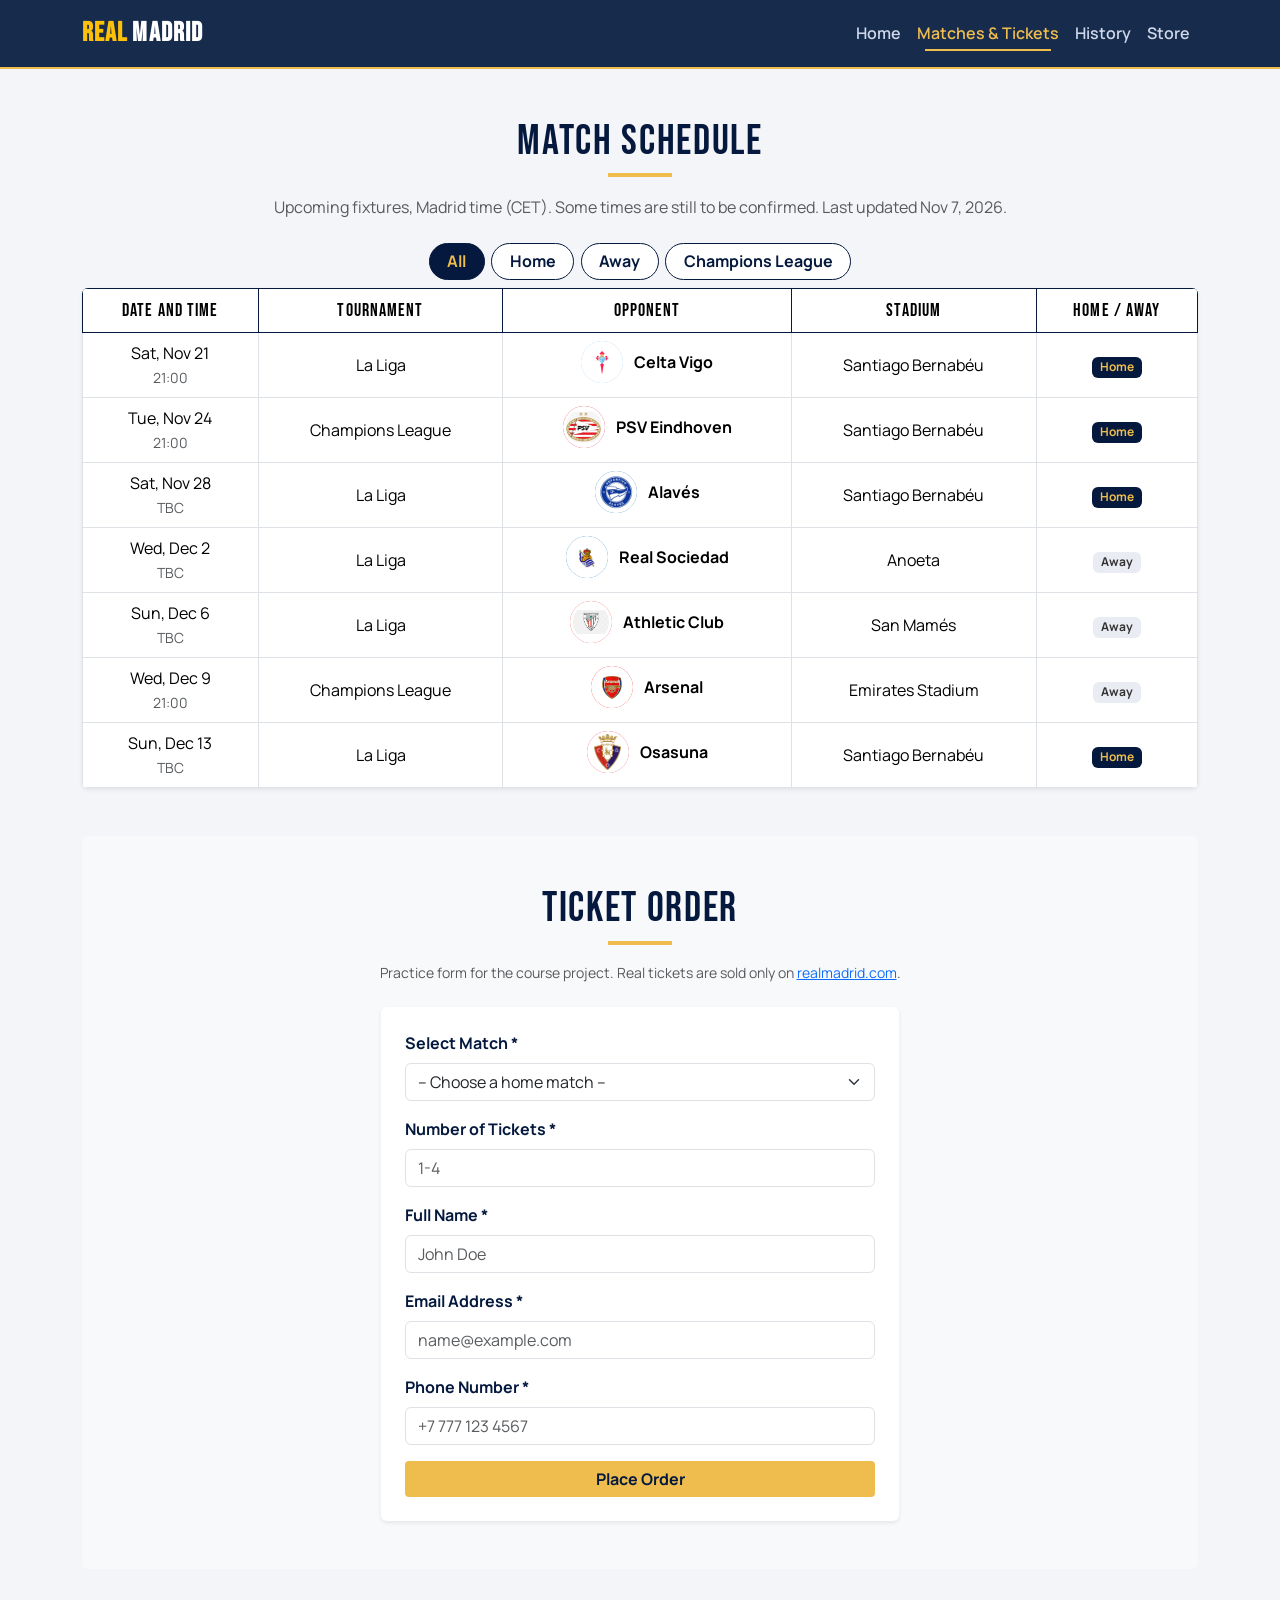
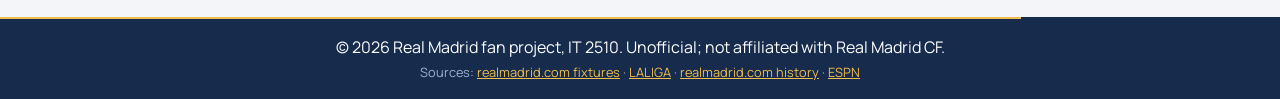
<file: matches.html>
<!DOCTYPE html>
<html lang="en">
<head>
    <meta charset="UTF-8">
    <meta name="viewport" content="width=device-width, initial-scale=1.0">
    <title>Matches & Tickets - Real Madrid</title>
    <link href="https://cdn.jsdelivr.net/npm/bootstrap@5.3.2/dist/css/bootstrap.min.css" rel="stylesheet">
    <link href="https://fonts.googleapis.com/css2?family=Bebas+Neue&family=Manrope:wght@400;600;800&display=swap" rel="stylesheet">
    <link rel="stylesheet" href="style.css">
    <link rel="stylesheet" href="theme.css">
</head>
<body>
    <nav class="navbar navbar-expand-lg navbar-dark rm-navbar sticky-top">
        <div class="container">
            <a class="navbar-brand fw-bold text-uppercase" href="index.html">
                <span class="text-warning">Real</span> Madrid
            </a>
            <button class="navbar-toggler" type="button" data-bs-toggle="collapse" data-bs-target="#navbarNav">
                <span class="navbar-toggler-icon"></span>
            </button>
            <div class="collapse navbar-collapse" id="navbarNav">
                <ul class="navbar-nav ms-auto">
                    <li class="nav-item"><a class="nav-link" href="index.html">Home</a></li>
                    <li class="nav-item"><a class="nav-link active" href="matches.html">Matches & Tickets</a></li>
                    <li class="nav-item"><a class="nav-link" href="history.html">History</a></li>
                    <li class="nav-item"><a class="nav-link" href="store.html">Store</a></li>
                </ul>
            </div>
        </div>
    </nav>

    <main class="content-wrapper container my-5">
        <h2 class="text-center mb-2 rm-title">Match Schedule</h2>
        <p class="text-center text-muted mb-4">Upcoming fixtures, Madrid time (CET). Some times are still to be confirmed. Last updated Nov 7, 2026.</p>
        <div class="text-center" id="matchFilters"><button class="filter-btn active" data-f="">All</button><button class="filter-btn" data-f="Home">Home</button><button class="filter-btn" data-f="Away">Away</button><button class="filter-btn" data-f="Champions League">Champions League</button></div>
        <div class="table-responsive shadow-sm rounded mb-5">
            <table class="table table-hover table-bordered align-middle text-center mb-0">
                <thead class="rm-table-header text-white">
                    <tr>
                        <th scope="col">Date and time</th>
                        <th scope="col">Tournament</th>
                        <th scope="col">Opponent</th>
                        <th scope="col">Stadium</th>
                        <th scope="col">Home / Away</th>
                    </tr>
                </thead>
                <tbody><tr><td>Sat, Nov 21<br><small class="text-muted">21:00</small></td><td>La Liga</td><td><span class="club"><span class="club-logo"><span style="background:#8ac3ee;color:#04193d">CEL</span><img src="images/clubs/celta.png" alt="" loading="lazy" onerror="if(!this.dataset.t){this.dataset.t=1;this.src=this.src.replace('.png','.svg')}else{this.remove()}"></span>Celta Vigo</span></td><td>Santiago Bernabéu</td><td><span class="badge badge-home">Home</span></td></tr><tr><td>Tue, Nov 24<br><small class="text-muted">21:00</small></td><td>Champions League</td><td><span class="club"><span class="club-logo"><span style="background:#e2001a;color:#fff">PSV</span><img src="images/clubs/psv.png" alt="" loading="lazy" onerror="if(!this.dataset.t){this.dataset.t=1;this.src=this.src.replace('.png','.svg')}else{this.remove()}"></span>PSV Eindhoven</span></td><td>Santiago Bernabéu</td><td><span class="badge badge-home">Home</span></td></tr><tr><td>Sat, Nov 28<br><small class="text-muted">TBC</small></td><td>La Liga</td><td><span class="club"><span class="club-logo"><span style="background:#0761af;color:#fff">ALA</span><img src="images/clubs/alaves.png" alt="" loading="lazy" onerror="if(!this.dataset.t){this.dataset.t=1;this.src=this.src.replace('.png','.svg')}else{this.remove()}"></span>Alavés</span></td><td>Santiago Bernabéu</td><td><span class="badge badge-home">Home</span></td></tr><tr><td>Wed, Dec 2<br><small class="text-muted">TBC</small></td><td>La Liga</td><td><span class="club"><span class="club-logo"><span style="background:#0067b1;color:#fff">RSO</span><img src="images/clubs/real-sociedad.png" alt="" loading="lazy" onerror="if(!this.dataset.t){this.dataset.t=1;this.src=this.src.replace('.png','.svg')}else{this.remove()}"></span>Real Sociedad</span></td><td>Anoeta</td><td><span class="badge badge-away">Away</span></td></tr><tr><td>Sun, Dec 6<br><small class="text-muted">TBC</small></td><td>La Liga</td><td><span class="club"><span class="club-logo"><span style="background:#ee2523;color:#fff">ATH</span><img src="images/clubs/athletic.png" alt="" loading="lazy" onerror="if(!this.dataset.t){this.dataset.t=1;this.src=this.src.replace('.png','.svg')}else{this.remove()}"></span>Athletic Club</span></td><td>San Mamés</td><td><span class="badge badge-away">Away</span></td></tr><tr><td>Wed, Dec 9<br><small class="text-muted">21:00</small></td><td>Champions League</td><td><span class="club"><span class="club-logo"><span style="background:#ef0107;color:#fff">ARS</span><img src="images/clubs/arsenal.png" alt="" loading="lazy" onerror="if(!this.dataset.t){this.dataset.t=1;this.src=this.src.replace('.png','.svg')}else{this.remove()}"></span>Arsenal</span></td><td>Emirates Stadium</td><td><span class="badge badge-away">Away</span></td></tr><tr><td>Sun, Dec 13<br><small class="text-muted">TBC</small></td><td>La Liga</td><td><span class="club"><span class="club-logo"><span style="background:#d91a21;color:#fff">OSA</span><img src="images/clubs/osasuna.png" alt="" loading="lazy" onerror="if(!this.dataset.t){this.dataset.t=1;this.src=this.src.replace('.png','.svg')}else{this.remove()}"></span>Osasuna</span></td><td>Santiago Bernabéu</td><td><span class="badge badge-home">Home</span></td></tr></tbody>
            </table>
        </div>

        <section class="bg-light py-5 rounded px-3">
            <div class="container">
                <h2 class="text-center mb-2 rm-title">Ticket Order</h2>
                <p class="text-center text-muted small mb-4">Practice form for the course project. Real tickets are sold only on <a href="https://www.realmadrid.com">realmadrid.com</a>.</p>
                <div class="row justify-content-center">
                    <div class="col-12 col-md-8 col-lg-6">
                        
                        <!-- Success Message Container (Hidden by default) -->
                        <div id="successMessage" class="alert alert-success fw-bold text-center" style="display: none;">
                            ✅ Your tickets have been successfully ordered! We have sent a confirmation to your email.
                        </div>

                        <!-- Added novalidate and removed HTML5 required attributes for pure JS validation -->
                        <form id="ticketForm" class="bg-white p-4 rounded shadow-sm" novalidate>
                            <!-- Field 1: Match -->
                            <div class="mb-3">
                                <label class="form-label fw-bold">Select Match *</label>
                                <select id="matchSelect" class="form-select">
                                            <option value="" disabled selected hidden>-- Choose a home match --</option>
                                            <option value="celta">Real Madrid vs Celta Vigo, Nov 21</option>
                                            <option value="psv">Real Madrid vs PSV, Nov 24 (Champions League)</option>
                                            <option value="alaves">Real Madrid vs Alavés, Nov 28</option>
                                            <option value="osasuna">Real Madrid vs Osasuna, Dec 13</option>
                                          </select>
                                <div class="invalid-feedback">Please select a match.</div>
                                <div id="matchInfo"></div>
                            </div>
                            
                            <!-- Field 2: Tickets -->
                            <div class="mb-3">
                                <label class="form-label fw-bold">Number of Tickets *</label>
                                <input type="number" id="ticketCount" class="form-control" placeholder="1-4">
                                <div class="invalid-feedback">You can order between 1 and 4 tickets.</div>
                            </div>

                            <!-- Field 3: Full Name -->
                            <div class="mb-3">
                                <label class="form-label fw-bold">Full Name *</label>
                                <input type="text" id="fullName" class="form-control" placeholder="John Doe">
                                <div class="invalid-feedback">Name must be at least 3 characters long.</div>
                            </div>
                            
                            <!-- Field 4: Email -->
                            <div class="mb-3">
                                <label class="form-label fw-bold">Email Address *</label>
                                <input type="email" id="email" class="form-control" placeholder="name@example.com">
                                <div class="invalid-feedback">Please enter a valid email format.</div>
                            </div>

                            <!-- Field 5: Phone -->
                            <div class="mb-3">
                                <label class="form-label fw-bold">Phone Number *</label>
                                <input type="tel" id="phone" class="form-control" placeholder="+7 777 123 4567">
                                <div class="invalid-feedback">Please enter a valid phone number (min 10 digits).</div>
                            </div>
                            
                            <button type="submit" class="btn btn-warning w-100 fw-bold text-dark">Place Order</button>
                        </form>
                    </div>
                </div>
            </div>
        </section>
    </main>

    <footer class="rm-navbar text-white text-center py-3 mt-auto">
        <p class="mb-1">© 2026 Real Madrid fan project, IT 2510. Unofficial; not affiliated with Real Madrid CF.</p>
        <p class="src mb-0">Sources: <a href="https://www.realmadrid.com/en-US/news/football/first-team/latest-news/el-calendario-del-real-madrid-para-la-liga-2026-27-30-06-2026">realmadrid.com fixtures</a> · <a href="https://www.laliga.com/en-GB/clubs/real-madrid/next-matches">LALIGA</a> · <a href="https://www.realmadrid.com/en-US/news/club/latest-news/123-anos-de-leyenda-06-03-2025">realmadrid.com history</a> · <a href="https://www.espn.com/soccer/story/_/id/50382502/mourinho-bellingham-real-madrid-aek-athens-champions-league">ESPN</a></p>
    </footer>

    <script src="https://code.jquery.com/jquery-3.7.1.min.js"></script>
    <script src="https://cdn.jsdelivr.net/npm/bootstrap@5.3.2/dist/js/bootstrap.bundle.min.js"></script>
    <script src="js/form.js"></script>
</body>
</html>
</file>
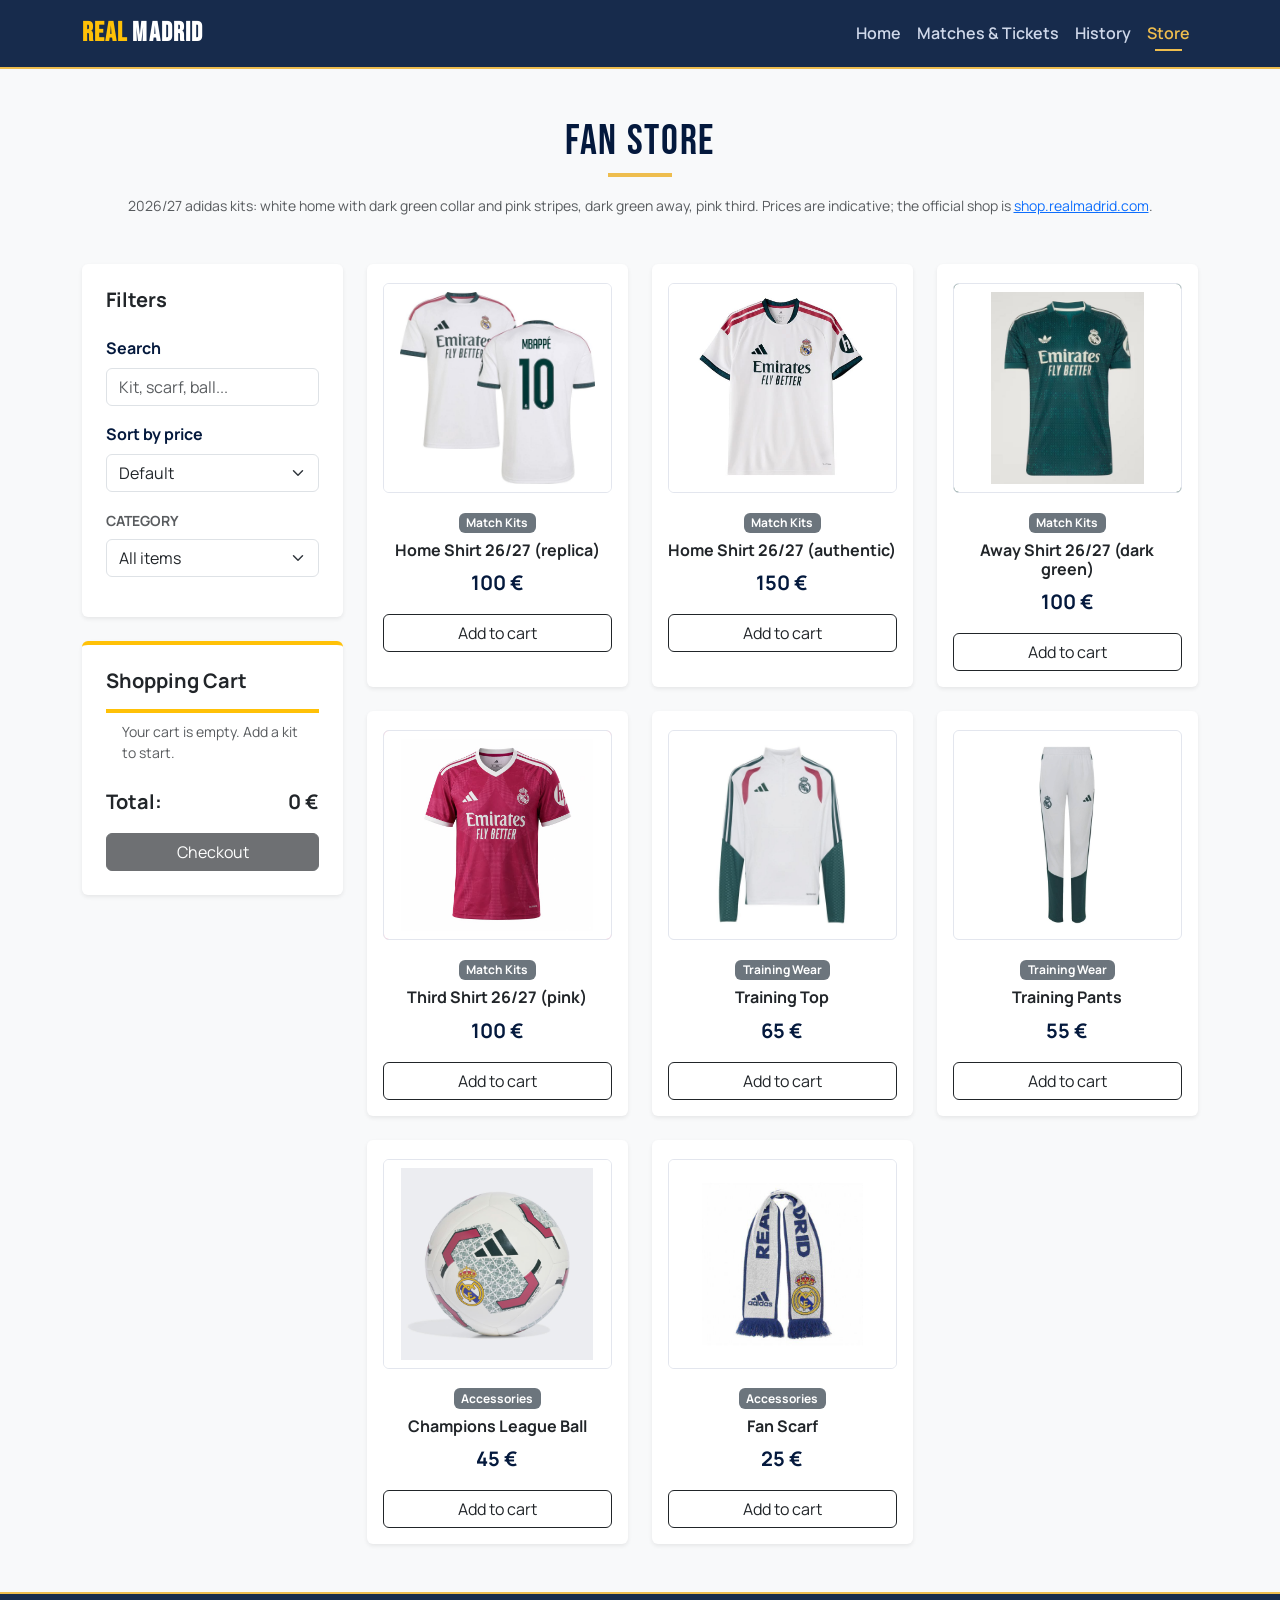
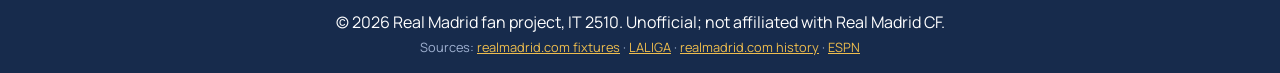
<file: store.html>
<!DOCTYPE html>
<html lang="en">
<head>
    <meta charset="UTF-8">
    <meta name="viewport" content="width=device-width, initial-scale=1.0">
    <title>Official Store - Real Madrid</title>
    <link href="https://cdn.jsdelivr.net/npm/bootstrap@5.3.2/dist/css/bootstrap.min.css" rel="stylesheet">
    <link href="https://fonts.googleapis.com/css2?family=Bebas+Neue&family=Manrope:wght@400;600;800&display=swap" rel="stylesheet">
    <link rel="stylesheet" href="style.css">
    <link rel="stylesheet" href="theme.css">
</head>
<body class="bg-light">
    <nav class="navbar navbar-expand-lg navbar-dark rm-navbar sticky-top">
        <div class="container">
            <a class="navbar-brand fw-bold text-uppercase" href="index.html">
                <span class="text-warning">Real</span> Madrid
            </a>
            <button class="navbar-toggler" type="button" data-bs-toggle="collapse" data-bs-target="#navbarNav">
                <span class="navbar-toggler-icon"></span>
            </button>
            <div class="collapse navbar-collapse" id="navbarNav">
                <ul class="navbar-nav ms-auto">
                    <li class="nav-item"><a class="nav-link" href="index.html">Home</a></li>
                    <li class="nav-item"><a class="nav-link" href="matches.html">Matches & Tickets</a></li>
                    <li class="nav-item"><a class="nav-link" href="history.html">History</a></li>
                    <li class="nav-item"><a class="nav-link active" href="store.html">Store</a></li>
                </ul>
            </div>
        </div>
    </nav>

    <div class="container my-5 content-wrapper">
        <h2 class="text-center mb-2 rm-title">Fan store</h2>
        <p class="text-center text-muted mb-5 small">2026/27 adidas kits: white home with dark green collar and pink stripes, dark green away, pink third. Prices are indicative; the official shop is <a href="https://shop.realmadrid.com">shop.realmadrid.com</a>.</p>
        
        <div class="row">
            <!-- Sidebar with Filters -->
            <aside class="col-lg-3 mb-4">
                <div class="card border-0 shadow-sm p-4 mb-4">
                    <h5 class="fw-bold mb-4">Filters</h5>
                    <div class="mb-3"><label class="form-label fw-bold" for="searchInput">Search</label>
                        <input id="searchInput" type="search" class="form-control" placeholder="Kit, scarf, ball..."></div>
                    <div class="mb-3"><label class="form-label fw-bold" for="sortSelect">Sort by price</label>
                        <select id="sortSelect" class="form-select"><option value="">Default</option><option value="asc">Low to high</option><option value="desc">High to low</option></select></div>
                    <div class="mb-3">
                        <label class="form-label text-muted small text-uppercase fw-bold">Category</label>
                        <select id="categoryFilter" class="form-select">
                            <option value="All">All items</option>
                            <option value="Match Kits">Match Kits</option>
                            <option value="Training Wear">Training Wear</option>
                            <option value="Accessories">Accessories</option>
                        </select>
                    </div>
                </div>

                <!-- Shopping Cart -->
                <div id="cartCard" class="card border-0 shadow-sm p-4 border-top border-warning border-4">
                    <h5 class="fw-bold mb-3">Shopping Cart</h5>
                    <ul id="cartItemsList" class="list-group list-group-flush mb-3 small">
                        <li class="list-group-item text-muted">Cart is empty</li>
                    </ul>
                    <div class="d-flex justify-content-between fw-bold fs-5 mb-3">
                        <span>Total:</span>
                        <span id="cartTotalSum">0 €</span>
                    </div>
                    <button id="checkoutBtn" class="btn btn-dark w-100" disabled>Checkout</button>
                </div>
            </aside>

            <!-- Product Grid -->
            <main class="col-lg-9">
                <!-- Products will be generated here by JS -->
                <div id="productGrid" class="row g-4"></div>
                <!-- Empty result message -->
                <div id="emptyMessage" class="text-center text-muted mt-5" style="display: none;">
                    <h4>No products found in this category.</h4>
                </div>
            </main>
        </div>
    </div>

    <div id="toast" class="rm-toast" role="status"></div>

    <footer class="rm-navbar text-white text-center py-3 mt-auto">
        <p class="mb-1">© 2026 Real Madrid fan project, IT 2510. Unofficial; not affiliated with Real Madrid CF.</p>
        <p class="src mb-0">Sources: <a href="https://www.realmadrid.com/en-US/news/football/first-team/latest-news/el-calendario-del-real-madrid-para-la-liga-2026-27-30-06-2026">realmadrid.com fixtures</a> · <a href="https://www.laliga.com/en-GB/clubs/real-madrid/next-matches">LALIGA</a> · <a href="https://www.realmadrid.com/en-US/news/club/latest-news/123-anos-de-leyenda-06-03-2025">realmadrid.com history</a> · <a href="https://www.espn.com/soccer/story/_/id/50382502/mourinho-bellingham-real-madrid-aek-athens-champions-league">ESPN</a></p>
    </footer>

    <script src="https://code.jquery.com/jquery-3.7.1.min.js"></script>
    <script src="https://cdn.jsdelivr.net/npm/bootstrap@5.3.2/dist/js/bootstrap.bundle.min.js"></script>
    <script src="js/store.js"></script>
</body>
</html>
</file>
<file: style.css>
/* Базовые цвета Реал Мадрид */
:root {
    --rm-blue: #04193d;
    --rm-gold: #eebd4e;
    --rm-white: #ffffff;
}

body {
    font-family: 'Segoe UI', Tahoma, Geneva, Verdana, sans-serif;
    display: flex;
    flex-direction: column;
    min-height: 100vh;
}

main, .content-wrapper {
    flex: 1;
}

/* Стилизация компонентов Bootstrap под цвета клуба */
.rm-navbar {
    background-color: var(--rm-blue);
}

.rm-title {
    color: var(--rm-blue);
    font-weight: 700;
    text-transform: uppercase;
}

.btn-warning {
    background-color: var(--rm-gold);
    border: none;
}
.btn-warning:hover {
    background-color: #d1a33a;
}

/* Секция "СОСТАВ КОМАНДЫ" */
.custom-squad-section {
    padding: 60px 20px;
    background-color: #f0f2f5;
}
.custom-container {
    max-width: 1200px;
    margin: 0 auto;
}
.custom-heading {
    text-align: center;
    font-size: 2rem;
    color: var(--rm-blue);
    margin-bottom: 30px;
    text-transform: uppercase;
    font-weight: bold;
}
.custom-grid {
    display: grid;
    grid-template-columns: 1fr;
    gap: 20px;
}
.player-card {
    background-color: var(--rm-white);
    border-radius: 10px;
    overflow: hidden;
    position: relative;
    box-shadow: 0 4px 15px rgba(0,0,0,0.1);
    transition: transform 0.3s ease;
    isolation: isolate; /* ИСПРАВЛЕНИЕ: не дает фото вылезать за рамки */
}
.player-info {
    padding: 20px;
    text-align: center;
}
.player-name {
    font-size: 1.2rem;
    margin: 0 0 5px 0;
    color: var(--rm-blue);
}
.player-role {
    color: #666;
    margin: 0;
    font-size: 0.9rem;
}
.player-stats {
    position: absolute;
    top: 0;
    left: 0;
    width: 100%;
    height: 300px;
    background-color: rgba(4, 25, 61, 0.9);
    color: var(--rm-gold);
    display: flex;
    flex-direction: column;
    justify-content: center;
    align-items: center;
    opacity: 0;
    transition: opacity 0.3s ease;
}
.player-card:hover .player-stats {
    opacity: 1;
}
.player-photo {
    position: relative;
    height: 250px;
    background-color: #212529;
    display: flex;
    align-items: center;
    justify-content: center;
    overflow: hidden;
    border-top-left-radius: 10px; /* ИСПРАВЛЕНИЕ: скругление углов для фото */
    border-top-right-radius: 10px; /* ИСПРАВЛЕНИЕ: скругление углов для фото */
}
.player-photo img {
    position: absolute;
    top: 0;
    left: 0;
    width: 100%;
    height: 100%;
    object-fit: cover;
    object-position: bottom center; 
}
@media (min-width: 768px) {
    .custom-grid { grid-template-columns: repeat(2, 1fr); gap: 30px; }
    .player-name { font-size: 1.5rem; }
}
@media (min-width: 1280px) {
    .custom-grid { grid-template-columns: repeat(3, 1fr); gap: 40px; }
    .custom-heading { font-size: 2.5rem; margin-bottom: 50px; }
}

.rm-table-header {
    background-color: var(--rm-blue);
    border-color: var(--rm-blue);
}
.form-label.fw-bold {
    color: var(--rm-blue);
}

/* JQuery Effects / Hover states */
.store-card {
    transition: transform 0.2s, box-shadow 0.2s;
}
.store-card:hover {
    transform: translateY(-5px);
    box-shadow: 0 10px 20px rgba(0,0,0,0.15) !important;
}
.history-era-title {
    cursor: pointer;
    user-select: none;
}
.history-era-title:hover {
    color: var(--rm-gold) !important;
}
#backToTop {
    display: none;
    position: fixed;
    bottom: 20px;
    right: 20px;
    z-index: 99;
}
</file>
<file: theme.css>
/* Bernabéu night theme — loaded after style.css */
:root{--ink:#04193d;--ink2:#0a2a5e;--gold:#eebd4e;--line:rgba(238,189,78,.35)}
body{font-family:'Manrope','Segoe UI',sans-serif;background:#f4f5f8;color:#1b2333}
h1,h2,h3,.display-4,.rm-title,.navbar-brand{font-family:'Bebas Neue','Oswald',Impact,sans-serif;letter-spacing:.04em;font-weight:400}
.rm-title{font-size:2.6rem;color:var(--ink);text-transform:none;font-weight:400;position:relative;padding-bottom:.6rem}
.rm-title::after{content:"";display:block;width:64px;height:4px;background:var(--gold);margin:.4rem auto 0}
.navbar-brand{font-size:1.7rem}
.rm-navbar{background:rgba(4,25,61,.92)!important;backdrop-filter:blur(8px);border-bottom:2px solid var(--gold)}
.rm-navbar .nav-link{color:#cfd8ea;font-weight:600;padding:.5rem 1rem;position:relative}
.rm-navbar .nav-link.active,.rm-navbar .nav-link:hover{color:var(--gold)}
.rm-navbar .nav-link.active::after{content:"";position:absolute;left:1rem;right:1rem;bottom:2px;height:2px;background:var(--gold)}

/* Hero: stadium floodlights + pitch stripes */
.hero-night{position:relative;overflow:hidden;color:#fff;padding:5rem 0 4.5rem;
background:radial-gradient(ellipse 60% 80% at 75% 0%,rgba(238,189,78,.28),transparent 60%),
repeating-linear-gradient(90deg,rgba(255,255,255,.025) 0 70px,transparent 70px 140px),
linear-gradient(180deg,#04193d,#020d22)}
.hero-night::after{content:"";position:absolute;left:50%;bottom:-180px;width:360px;height:360px;margin-left:-180px;border:2px solid var(--line);border-radius:50%;pointer-events:none}
.hero-title{font-size:clamp(4rem,12vw,9rem);line-height:.88;margin:0;color:transparent;-webkit-text-stroke:2px var(--gold)}
.hero-title span{display:block;color:#fff;-webkit-text-stroke:0}
.hero-night .lead{color:#b9c6e0;max-width:34rem}
.crest{filter:drop-shadow(0 0 40px rgba(238,189,78,.45));animation:float 6s ease-in-out infinite}
@keyframes float{50%{transform:translateY(-12px)}}
.countdown{display:flex;gap:.75rem;margin:1.5rem 0}
.countdown div{min-width:78px;text-align:center;padding:.6rem .4rem;border:1px solid var(--line);border-radius:6px;background:rgba(255,255,255,.05)}
.countdown b{display:block;font:400 2.4rem/1 'Bebas Neue',sans-serif;color:var(--gold)}
.countdown small{color:#9fb0d0;font-size:.75rem}
.next-label{color:#9fb0d0;font-size:.9rem;margin:0}
.last-match{display:inline-block;border-left:4px solid var(--gold);padding:.4rem 1rem;background:rgba(255,255,255,.07);margin-bottom:1.5rem}
.btn-warning{color:#04193d!important;font-weight:700;border-radius:4px;padding-inline:1.6rem}
.btn-warning:hover{background:#fff!important}

/* Cards, tables, forms */
.store-card{border-radius:6px!important;border-top:3px solid transparent!important}
.store-card:hover{border-top-color:var(--gold)!important}
.rm-table-header th{font-family:'Bebas Neue',sans-serif;font-weight:400;letter-spacing:.06em;font-size:1.15rem}
.form-control:focus,.form-select:focus{border-color:var(--gold);box-shadow:0 0 0 .2rem rgba(238,189,78,.3)}
.era-section{border-left:4px solid var(--gold)!important;background:#fff!important}
.carousel-inner{background:linear-gradient(135deg,#04193d,#0a2a5e)!important}
.player-name{font-family:'Bebas Neue',sans-serif;letter-spacing:.04em;font-weight:400}
footer.rm-navbar{border-top:2px solid var(--gold);border-bottom:0}
.cart-bounce{animation:pop .35s}
@keyframes pop{50%{transform:scale(1.04)}}
a:focus-visible,button:focus-visible,.history-era-title:focus-visible{outline:3px solid var(--gold);outline-offset:2px}
@media (prefers-reduced-motion:reduce){*{animation:none!important;transition:none!important}}

/* Real-data additions */
.shirt-no{position:absolute;inset:0;display:flex;align-items:center;justify-content:center;font:400 9rem/1 'Bebas Neue',sans-serif;color:transparent;-webkit-text-stroke:2px var(--gold);background:linear-gradient(160deg,#0a2a5e,#04193d)}
.custom-grid{grid-template-columns:repeat(auto-fit,minmax(230px,1fr))!important;gap:24px!important}
.player-info .small{color:#555}
.badge-home{background:var(--ink);color:var(--gold)}
.badge-away{background:#e9ecf2;color:#333}
.src{font-size:.8rem;color:#9fb0d0}.src a{color:var(--gold)}
.fact-box{border-left:4px solid var(--gold);background:#fff;padding:1rem 1.25rem}
.stat-big{font:400 4.5rem/1 'Bebas Neue',sans-serif;color:var(--gold)}

.player-stats{height:180px;z-index:2}
.product-img{position:relative;height:210px;display:flex;align-items:center;justify-content:center;font-size:5rem;border:1px solid #e3e6ee;border-radius:6px;overflow:hidden}
.product-img img{position:absolute;inset:0;width:100%;height:100%;object-fit:contain;padding:8px;background:inherit}

/* Wow layer */
.hero-title{animation:rise .9s cubic-bezier(.2,.8,.2,1) both}
.hero-title span{animation:rise .9s .15s cubic-bezier(.2,.8,.2,1) both}
.hero-night .lead,.hero-night .last-match{animation:rise .8s .35s both}
.hero-night .countdown,.hero-night .next-label,.hero-night .btn{animation:rise .8s .5s both}
@keyframes rise{from{opacity:0;transform:translateY(36px)}}
.stats-strip{background:var(--ink);border-top:2px solid var(--gold);border-bottom:2px solid var(--gold);color:#fff}
.stats-strip .stat{padding:1.6rem 1rem;text-align:center}
.stats-strip .stat b{font:400 4.2rem/1 'Bebas Neue',sans-serif;color:var(--gold);display:block}
.stats-strip small{color:#9fb0d0}
.player-card{transition:transform .3s,box-shadow .3s}
.player-card:hover{transform:translateY(-8px);box-shadow:0 14px 30px rgba(4,25,61,.35),0 0 0 2px var(--gold)}
.filter-btn{border:1px solid var(--ink);background:#fff;color:var(--ink);font-weight:700;border-radius:999px;padding:.35rem 1.1rem;margin:0 .2rem .5rem}
.filter-btn.active,.filter-btn:hover{background:var(--ink);color:var(--gold)}
#matchInfo{display:none;border-left:4px solid var(--gold);background:#f4f5f8;padding:.6rem .9rem;margin-top:.6rem;font-size:.9rem}
.rm-toast{display:none;position:fixed;left:20px;bottom:20px;z-index:100;background:var(--ink);color:#fff;border-left:4px solid var(--gold);padding:.8rem 1.2rem;border-radius:4px;box-shadow:0 8px 24px rgba(0,0,0,.3)}

/* Stadium scene */
.hero-night{padding-bottom:13rem}
.hero-night::after{display:none}
.hero-night>.container{position:relative;z-index:2}
.stadium{position:absolute;left:0;right:0;bottom:0;z-index:1;line-height:0}
.stadium svg{width:100%;height:auto;min-height:150px;display:block}
.crowd{animation:twinkle 3s ease-in-out infinite alternate}
@keyframes twinkle{from{opacity:.45}to{opacity:1}}
.ball-run{animation:run 9s linear infinite}
@keyframes run{from{transform:translateX(-60px)}to{transform:translateX(1260px)}}
.ball-bounce{animation:bounce .9s infinite}
@keyframes bounce{0%,100%{transform:translateY(0);animation-timing-function:cubic-bezier(.2,.6,.4,1)}50%{transform:translateY(-48px);animation-timing-function:cubic-bezier(.6,0,.8,.4)}}
.ball-shadow{animation:shade .9s infinite;transform-origin:0 268px}
@keyframes shade{0%,100%{transform:scale(1)}50%{transform:scale(.55)}}
.ball-spin{animation:spin 1s linear infinite;transform-origin:0 250px}
@keyframes spin{to{transform:rotate(360deg)}}
@media (prefers-reduced-motion:reduce){.ball-run{transform:translateX(600px)}}
/* Opponent logos */
.club{display:inline-flex;align-items:center;gap:.7rem;font-weight:700}
.club-logo{position:relative;width:42px;height:42px;flex:none}
.club-logo span{position:absolute;inset:0;border-radius:50%;display:flex;align-items:center;justify-content:center;font:400 1rem 'Bebas Neue',sans-serif;letter-spacing:.04em;color:#fff}
.club-logo img{position:absolute;inset:0;width:100%;height:100%;object-fit:contain;background:#fff;border-radius:50%;padding:3px}

/* Bernabéu details */
.led{animation:ledmove 14s linear infinite}
@keyframes ledmove{to{transform:translateX(-400px)}}
.stadium-photo{position:absolute;inset:0;z-index:0;opacity:0;transition:opacity 1s;
background:linear-gradient(180deg,rgba(2,13,34,.88),rgba(2,13,34,.5) 55%,rgba(2,13,34,.9)),url('images/bernabeu.jpg') center/cover}
.has-photo .stadium-photo{opacity:1}
.era-photo,
.player-photo img,
.product-img img,
.club-logo img{object-fit:contain !important}

.player-photo img{object-position:center bottom !important;background:#04193d}
.era-photo{height:auto !important;max-height:440px;background:#04193d}
.product-img img{background:#fff}
.club-logo img{background:#fff}
/* Round bowl */
.stadium svg{-webkit-mask-image:linear-gradient(to bottom,transparent 0,#000 22%);mask-image:linear-gradient(to bottom,transparent 0,#000 22%)}
.led{animation:ledglow 1.6s ease-in-out infinite alternate}
@keyframes ledglow{from{opacity:.55}to{opacity:1}}
.ball-run{animation:run2 9s linear infinite}
@keyframes run2{0%{transform:translateX(130px);opacity:0}8%{opacity:1}92%{opacity:1}100%{transform:translateX(1070px);opacity:0}}
/* Светлый фон под цвет студийных фото Реала — убирает темно-синие полосы */
.player-photo,
.player-photo .shirt-no {
    background: #dcd8e8 !important;
}

/* Выравниваем по голове (сверху) без обрезки лиц */
.player-photo img {
    width: 100% !important;
    height: 100% !important;
    object-fit: cover !important;
    object-position: center top !important;
    transform: none !important;
}
</file>
